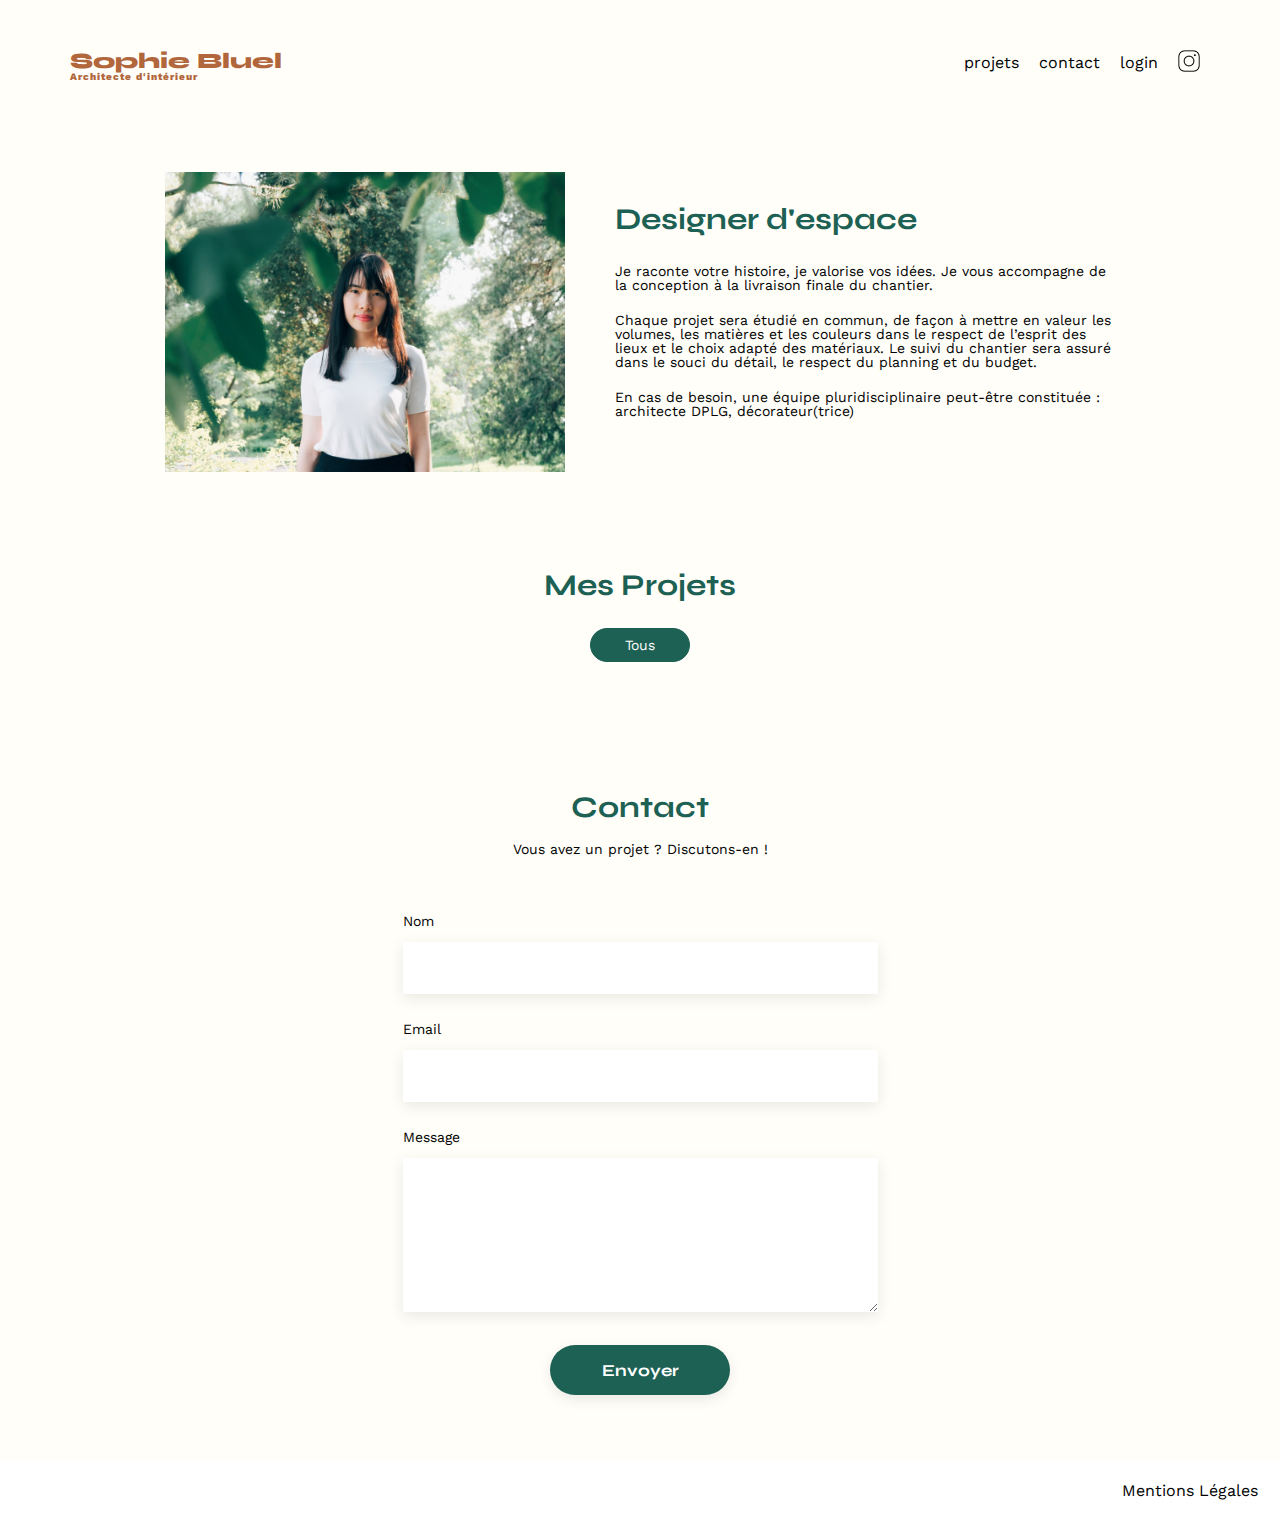
<file: FrontEnd/index.html>
<!DOCTYPE html>
<html lang="fr">
<head>
	<meta charset="UTF-8">
	<title>Sophie Bluel - Architecte d'intérieur</title>
	<meta name="viewport" content="width=device-width, initial-scale=1.0">
	<link rel="preconnect" href="https://fonts.googleapis.com">
	<link rel="preconnect" href="https://fonts.gstatic.com" crossorigin>
	<link href="https://fonts.googleapis.com/css2?family=Syne:wght@700;800&family=Work+Sans&display=swap" rel="stylesheet">
	<meta name="description" content="">
	<link rel="stylesheet" href="./assets/style.css">
	<script src="./assets/script/script.js" defer></script>
	<link rel="stylesheet" href="https://cdnjs.cloudflare.com/ajax/libs/font-awesome/6.4.2/css/all.min.css">
</head>
<body>
	<div>
		<div class="edition_mode id_edit">
			<i class="fa-regular fa-pen-to-square fa-sm"></i>
			<p>Mode édition</p>
		</div>
		<div class="background">
			<div class="edition_gallery">
				<div class="close_trash">
					<i class="fa-solid fa-arrow-left fa-xl masked"></i>
					<i class="fa-solid fa-xmark fa-gl"></i>
				</div>
				<div class="content_gallery">
					<h3>Galerie photo</h3>
					<div class="grid">
	
					</div>
					<button type="button" id="add_photo">Ajouter une photo</button>
				</div>
				<div class="content_addWork hidden">
					<h3>Ajout photo</h3>
					<form id="requestAddProject">
						<i class="fa-regular fa-image fa-2xl" style="color: #CBD6DC;"></i>
						<img id="previewImg">
						<p class="infoImg">jpg, png : 4mo max</p>
						<label for="imgfile" id="btnAddPhoto">+ Ajouter photo</label>
						<input type="file" id="imgfile" name="imgfile" accept="image/png">
						<label for="imgtitle">Titre</label>
						<span class="inputTitle"><input type="text" id="imgtitle" name="imgtitle"></span>
						<label for="selectCategory">Catégorie</label>
						<select name="category" id="selectCategory">
						</select>
					</form>
					<button type="button" id="send_request">Valider</button>
				</div>
			</div>
		</div>
	</div>

<header>
	<h1>Sophie Bluel <span>Architecte d'intérieur</span></h1>
	<nav>
		<ul>
			<li><a href="#portfolio">projets</a></li>
			<li><a href="#contact">contact</a></li>
			<li id="logInOut"><a href="./login.html">login</a></li>
			<li><img src="./assets/icons/instagram.png" alt="Instagram"></li>
		</ul>
	</nav>
</header>
<main>
	<section id="introduction">
		<figure>
			<img src="./assets/images/sophie-bluel.png" alt="">
		</figure>
		<article>
			<h2>Designer d'espace</h2>
			<p>Je raconte votre histoire, je valorise vos idées. Je vous accompagne de la conception à la livraison finale du chantier.</p>
			<p>Chaque projet sera étudié en commun, de façon à mettre en valeur les volumes, les matières et les couleurs dans le respect de l’esprit des lieux et le choix adapté des matériaux. Le suivi du chantier sera assuré dans le souci du détail, le respect du planning et du budget.</p>
			<p>En cas de besoin, une équipe pluridisciplinaire peut-être constituée : architecte DPLG, décorateur(trice)</p>
		</article>
	</section>

	<section id="portfolio">
		<div class="edition_modifier">
			<h2>Mes Projets</h2>
			<div class="modify id_edit">
				<i class="fa-regular fa-pen-to-square fa"></i>
				<p>modifier</p>
			</div>
		</div>
		<div class="filters">
			<div class="filters_btn">
				<input type="radio" name="filter" id="tous" data-category="null" checked>
				<label for="tous">Tous</label>
			</div>
		</div>
		<div class="gallery">
		</div>
	</section>
	<section id="contact">
		<h2>Contact</h2>
		<p>Vous avez un projet ? Discutons-en !</p>
		<form action="#" method="post">
			<label for="name">Nom</label>
			<input type="text" name="name" id="name">
			<label for="email">Email</label>
			<input type="email" name="email" id="email">
			<label for="message">Message</label>
			<textarea name="message" id="message" cols="30" rows="10"></textarea>
			<input type="submit" value="Envoyer" class="btn">
		</form>
	</section>
</main>

<footer>
	<nav>
		<ul>
			<li>Mentions Légales</li>
		</ul>
	</nav>
</footer>
</body>
</html>
</file>
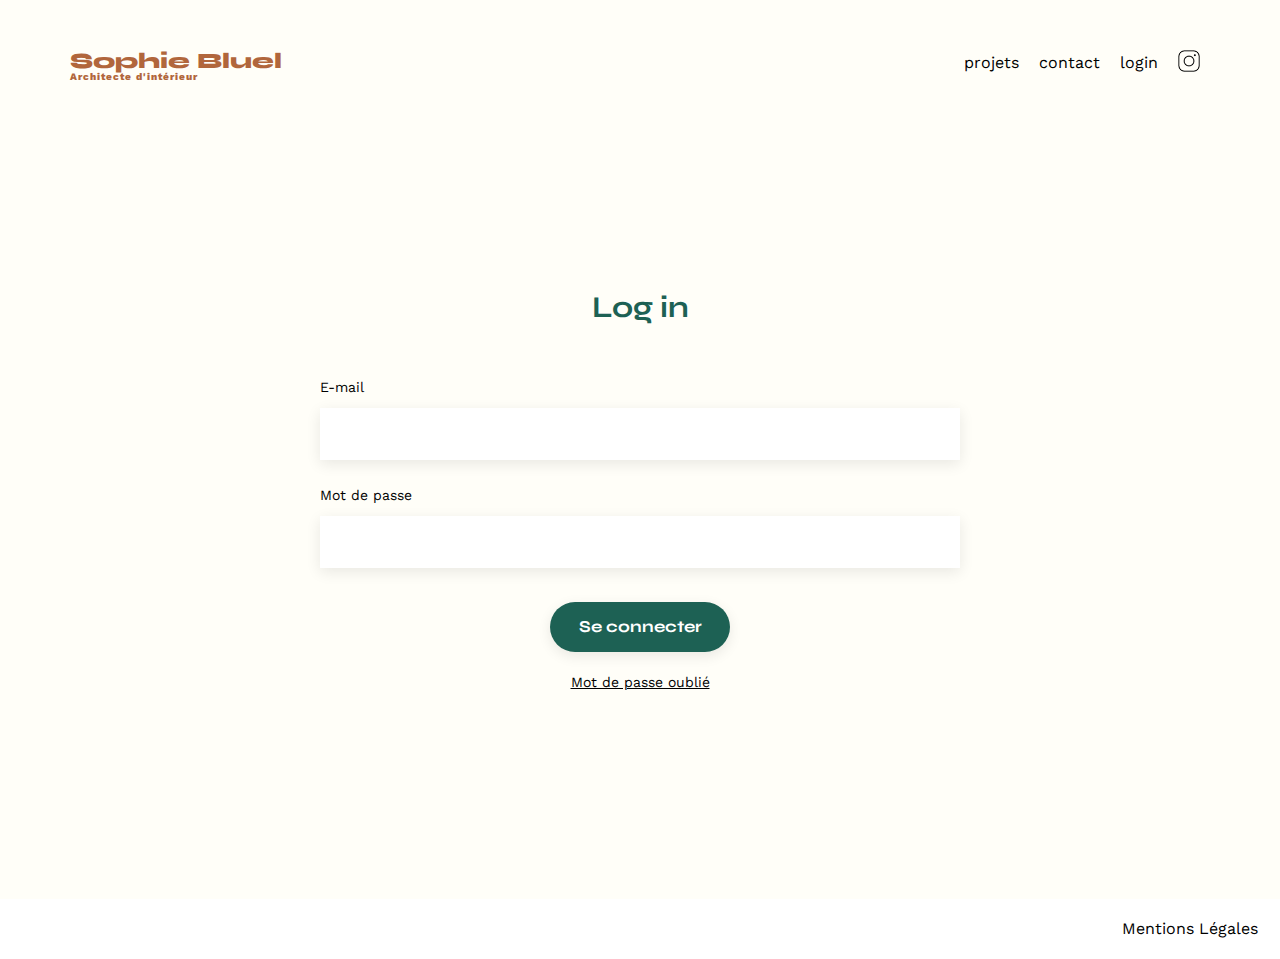
<file: FrontEnd/login.html>
<!DOCTYPE html>
<html lang="fr">
<head>
	<meta charset="UTF-8">
	<title>Sophie Bluel - Architecte d'intérieur</title>
	<meta name="viewport" content="width=device-width, initial-scale=1.0">
	<link rel="preconnect" href="https://fonts.googleapis.com">
	<link rel="preconnect" href="https://fonts.gstatic.com" crossorigin>
	<link href="https://fonts.googleapis.com/css2?family=Syne:wght@700;800&family=Work+Sans&display=swap" rel="stylesheet">
	<meta name="description" content="">
	<link rel="stylesheet" href="./assets/style.css">
	<script src="./assets/script/login.js" defer></script>
</head>
<body>
<header>
	<h1>Sophie Bluel <span>Architecte d'intérieur</span></h1>
	<nav>
		<ul>
			<li><a href="./index.html#portfolio">projets</a></li>
			<li><a href="./index.html#contact">contact</a></li>
			<li><a href="#">login</a></li>
			<li><img src="./assets/icons/instagram.png" alt="Instagram"></li>
		</ul>
	</nav>
</header>

<main id="login">
    <h2>Log in</h2>
	<p id="loginStatus"></p>
    <form action="#" method="post">
		<label for="email">E-mail</label>
		<input type="text" name="email" id="email">
		<label for="password">Mot de passe</label>
		<input type="password" name="password" id="password">
		<input type="submit" value="Se connecter" class="btn">
    </form>
    <p><a href="#">Mot de passe oublié</a></p>
</main>

<footer>
	<nav>
		<ul>
			<li>Mentions Légales</li>
		</ul>
	</nav>
</footer>
</body>
</html>
</file>
<file: FrontEnd/assets/style.css>
/* http://meyerweb.com/eric/tools/css/reset/
   v2.0 | 20110126
   License: none (public domain)
*/

html, body, div, span, applet, object, iframe,
h1, h2, h3, h4, h5, h6, p, blockquote, pre,
a, abbr, acronym, address, big, cite, code,
del, dfn, em, img, ins, kbd, q, s, samp,
small, strike, strong, sub, sup, tt, var,
b, u, i, center,
dl, dt, dd, ol, ul, li,
fieldset, form, label, legend,
table, caption, tbody, tfoot, thead, tr, th, td,
article, aside, canvas, details, embed,
figure, figcaption, footer, header, hgroup,
menu, nav, output, ruby, section, summary,
time, mark, audio, video {
	margin: 0;
	padding: 0;
	border: 0;
	font-size: 100%;
	font: inherit;
	vertical-align: baseline;
}
/* HTML5 display-role reset for older browsers */
article, aside, details, figcaption, figure,
footer, header, hgroup, menu, nav, section {
	display: block;
}
body {
	background-color: #FFFEF8;
	line-height: 1;
}

ol, ul {
	list-style: none;
}
blockquote, q {
	quotes: none;
}
blockquote:before, blockquote:after,
q:before, q:after {
	content: '';
	content: none;
}
table {
	border-collapse: collapse;
	border-spacing: 0;
}
/** end reset css**/
body main,header {
	max-width: 1140px;
	margin:auto;
	font-family: 'Work Sans' ;
	font-size: 14px;
}
header {
	display: flex;
	justify-content: space-between;
	margin: 50px auto 90px auto;
}

/** header Edition **/

.headerEdition {
	margin-top: 100px !important;
}

/** end editon **/

main {
	max-width: 950px !important;
}

section {
	margin: 50px 0;
}

h1{
	display: flex;
	flex-direction: column;
	font-family: 'Syne';
	font-size: 22px;
	font-weight: 800;
	color: #B1663C;
}

h1 > span {
	font-family: 'Work Sans';
	font-size:10px;
	letter-spacing: 0.1em;
;
}

h2{
	font-family: 'Syne';
	font-weight: 700;
	font-size: 30px;
	color: #1D6154;
}
nav ul {
	display: flex;
	align-items: center;
	list-style-type: none;
	font-size: 1rem;

}
nav img {
	width: 22px;
}
header nav li {
	padding: 0 10px;
	/* font-size: 1.2em; */
}

a {
	color: black;
	text-decoration: none;
}
a:hover {
	color: #B1663C;
}
#introduction {
	display: flex;
	align-items: center;
}
#introduction figure {
	flex: 1
}
#introduction img {
	display: block;
	width: 80%;
}

#introduction article {
	margin-left: -50px;
	flex: 1
}
#introduction h2 {
	margin-bottom: 1em;
}

#introduction p {
	margin-bottom: 1.5em;
}
/* #portfolio h2 {
	text-align: center;
	margin-bottom: 1em;
} */
.gallery {
	width: 100%;
	display: grid;
	grid-template-columns: 1fr 1fr 1fr;
	grid-column-gap: 20px;
	grid-row-gap: 30px;
	margin-bottom: 80px;
}

.gallery img {
	height: 100%;
	object-fit: cover;
	width: 100%;

}
#contact {
	width: 50%;
	margin: auto;
}
#contact > * {
	text-align: center;

}
#contact h2{
	margin-bottom: 20px;
}
#contact form {
	text-align: left;
	margin-top:30px;
	display: flex;
	flex-direction: column;
}

#contact input {
	height: 50px;
	font-size: 1.2em;
	border: none;
	box-shadow: 0px 4px 14px rgba(0, 0, 0, 0.09);
}
#contact label {
	margin: 2em 0 1em 0;
}
#contact textarea {
	border: none;
	box-shadow: 0px 4px 14px rgba(0, 0, 0, 0.09);
}

input[type="submit"]{
	font-family: 'Syne';
	font-weight: 700;
	color: white;
	background-color: #1D6154;
	margin : 2em auto ;
	width: 180px;
	text-align: center;
	border-radius: 60px ;
}

footer nav ul {
	padding: 22px;
	display: flex;
	justify-content: flex-end;
	margin: 2em auto;
	max-width: 1440px;
}

footer {
	font-family: 'Work Sans' ;
	font-size: 14px;
	background-color: white;
	width: 100%;
	height: 60px;
}

/** Filters **/

input[type='radio'] {
	display: none;
	appearance: none;
}

input:checked + label{
	color: white;
	background-color: #1D6154;
}

.filters {
	display: flex;
	justify-content: center;
	margin: 0 auto 50px auto;
	gap: 10px;
}

.filters_btn label {
	display: flex;
	align-items: center;
	justify-content: center;
	color: #1D6154;
	border: solid 1px #1D6154;
	border-radius: 25px;
	cursor: pointer;
	padding: 9px;
	transition: 200ms;
	min-width: 80px;
}

.filters_btn label:hover {
	color: white;
	background-color: #1D6154;
	border-radius: 25px;

}

/** Login **/ 

#login > * {
	text-align: center;
}

#login p {
	margin-top: -10px;
	text-decoration: underline;
}

#login {
	width: 50%;
	margin: 15em auto;
}

#login h2{
	margin-bottom: 20px;
}
#login form {
	text-align: left;
	margin-top:30px;
	display: flex;
	flex-direction: column;
}

#login input {
	height: 50px;
	font-size: 1.2em;
	border: none;
	box-shadow: 0px 4px 14px rgba(0, 0, 0, 0.09);
}
#login label {
	margin: 2em 0 1em 0;
}
#login textarea {
	border: none;
	box-shadow: 0px 4px 14px rgba(0, 0, 0, 0.09);
}

.btn:hover {
	filter: brightness(115%);
	cursor: pointer;
}

#loginStatus {
	position: absolute;
	color: red;
	text-decoration: none !important;
}

/** -------- Edit mode -------- **/

.modify {
	display: flex;
	gap: 10px;
	margin-right: -320px;
	position: absolute;
	cursor: pointer;
}

.hidden {
	display: none !important;
}

.masked {
	opacity: 0;
}

.edition_mode p {
	font-family: 'Work Sans' ;
	font-size: 16px;
}

.edition_mode {
	display: flex;
	position: fixed;
	margin-top: -100px;
	align-items: center;
	justify-content: center;
	color: white;
	background-color: black;
	width: 100%;
	height: 60px;
	gap: 12px;
}

.edition_modifier {
	align-items: center;
	gap: 30px;
	display: flex;
	justify-content: center;
	margin-bottom: 2em;
	margin-top: 7em;
}

.edition_modifier .edit {
	display: flex;
	align-items: center;
	gap: 10px;
}

/** Galerie photos **/

.edition_gallery {
	border-radius: 15px;
	background-color: white;
	width: 580px;
	padding: 50px;
	animation: ModalSlide 0.3s both;
}

.content_gallery {
	display: flex;
	flex-direction: column;
	justify-content: space-between;
	align-items: center;
}

.edition_gallery button {
	font-size: medium;
	color: white;
	padding: 10px 30px;
	background-color: #1D6154;
	border: none;
	border-radius: 25px;
	width: 230px;
}

.edition_gallery button:hover{
	filter: brightness(115%);
}

.edition_gallery button::before{
	margin-top: -40px;
	margin-left: -190px;
	position: fixed;
	content: '';
	border-top: 1px solid #B3B3B3;
	padding-right: 500px;
}

h3 {
	margin-top: -10px;
	font-size: 26px;
	font-family: 'Work sans';
}

.background {
	display: flex;
	align-items: center;
	justify-content: center;
	height: 100%;
	width: 100%;
	top: 0;
	left: 0;
	z-index: 1000;
	position: fixed;
	background-color: rgba(0, 0, 0, 0.6);
	animation: Modalappear 0.3s both;
}

/** Modal **/

.edition_gallery i {
	cursor: pointer;
}

.edition_gallery .close_trash {
	display: flex;
	align-items: center;
	justify-content: space-between;
	margin-bottom: 10px;
}

.grid {
	display: grid;
	width: 100%;
	grid-template-columns: 1fr 1fr 1fr 1fr 1fr;
	grid-column-gap: 10px;
	grid-row-gap: 35px;
	/* overflow: scroll; */
	margin-bottom: 50px;
	margin-top: 30px;
}

.grid img {
	object-fit: cover;
	height: 100%;
	width: 100%;
	margin-top: -30px;
}

.removedProject {
	position: relative;
	z-index: 1000;
	margin-left: 80px;
	border-radius: 5px;
	margin-top: 10px;
	color: white;
	padding: 10px 5px;
	background-color: black;
}


/** Add Project **/

.content_addWork {
	display: flex;
	flex-direction: column;
	align-items: center;
}

.content_addWork form {
	display: flex;
	width: 450px;
	flex-direction: column;
	margin: 40px 0 50px -20px;
	font-family: 'Work sans';
	color: #3D3D3D;
	font-size: 14px;
}

.content_addWork input,select {
	margin-top: 10px;
	margin-bottom: 30px;
}

.content_addWork input,select {
	width: 100%;
	height: 50px;
	border: none;
	padding: 0 10px;
	box-shadow: 1px 3px 5px 2px rgba(0, 0, 0, .08);
	cursor: pointer;
}

#selectCategory {
	width: 470px;
}

#btnAddPhoto {
	color: #306685;
	text-align: center;
	width: 140px;
	border-radius: 20px;
	background-color: #CBD6DC;
	padding: 10px;
	left: 255px;
	top: 240px;
	z-index: 1;
	position: absolute;
	cursor: pointer;
}

#imgfile {
	color:rgba(0,0,0,0);
	height: 170px;
	box-shadow: none;
	background-color: #E8F1F6;
}

#previewImg {
	object-fit: cover;
	z-index: 5;
	position: absolute;
	height: 170px;
	max-width: 120px;
	margin-top: 10px;
	margin-left: 25%;
}

form ::-webkit-file-upload-button {
	display: none;
}

.content_addWork button::before {
	margin-left: -225px;
}

.infoImg {
	position: absolute;
	top: 280px;
	left: 290px;
	font-size: x-small;
	z-index: 1;
}

.fa-image {
	transform: scale(2.5);
	position: absolute;
	top: 195px;
	left: calc(50% - 20px);
	z-index: 1;
}


/** Animation **/

.modalDisappear {
	animation: Modaldisappear 0.3s both;
}

.modalSlideOff {
	animation: ModalSlideOff 0.3s both;
}

.errorImg {
	outline: solid red 1px !important;
}

.errorImg::before {
	margin-left: -6px;
	color: red;
	z-index: 1000;
	content: 'Fichier invalide ou manquant';
	font-size: x-small;
	position: absolute;
}

.errorTitle {
	outline: solid red 1px !important;
}

.errorTitleDiv::before {
	margin-top: 12px;
	margin-left: 5px;
	color: red;
	z-index: 1000;
	content: 'Champ manquant';
	font-size: x-small;
	position: absolute;
}

@keyframes Modalappear {
	from {opacity: 0;}
	to {opacity: 1;}
}

@keyframes ModalSlide {
	from {transform: translateX(-50px);}
	to {transform: translateX(0px);}
}

@keyframes Modaldisappear {
	from {opacity: 1;}
	to {opacity: 0;}
}

@keyframes ModalSlideOff {
	from {transform: translateX(0px);}
	to {transform: translateX(50px);}
}

/** Animation Login failed */

.loginFailed {
	animation: loginfailed 0.5s both;
	border: solid 1px red !important;
}

@keyframes loginfailed {
	0% {
		margin-left: 0px;
		margin-right: 0px;
	}
	17% {
		margin-left: -15px;
		margin-right: 15px;
	}
	34% {
		margin-left: 0px;
		margin-right: 0px;
	}
	51% {
		margin-left: -15px;
		margin-right: 15px;
	}
	68% {
		margin-left: 0px;
		margin-right: 0px;
	}
	85% {
		margin-left: -15px;
		margin-right: 15px;
	}
	100% {
		margin-left: 0px;
		margin-right: 0px;
	}
}
</file>
